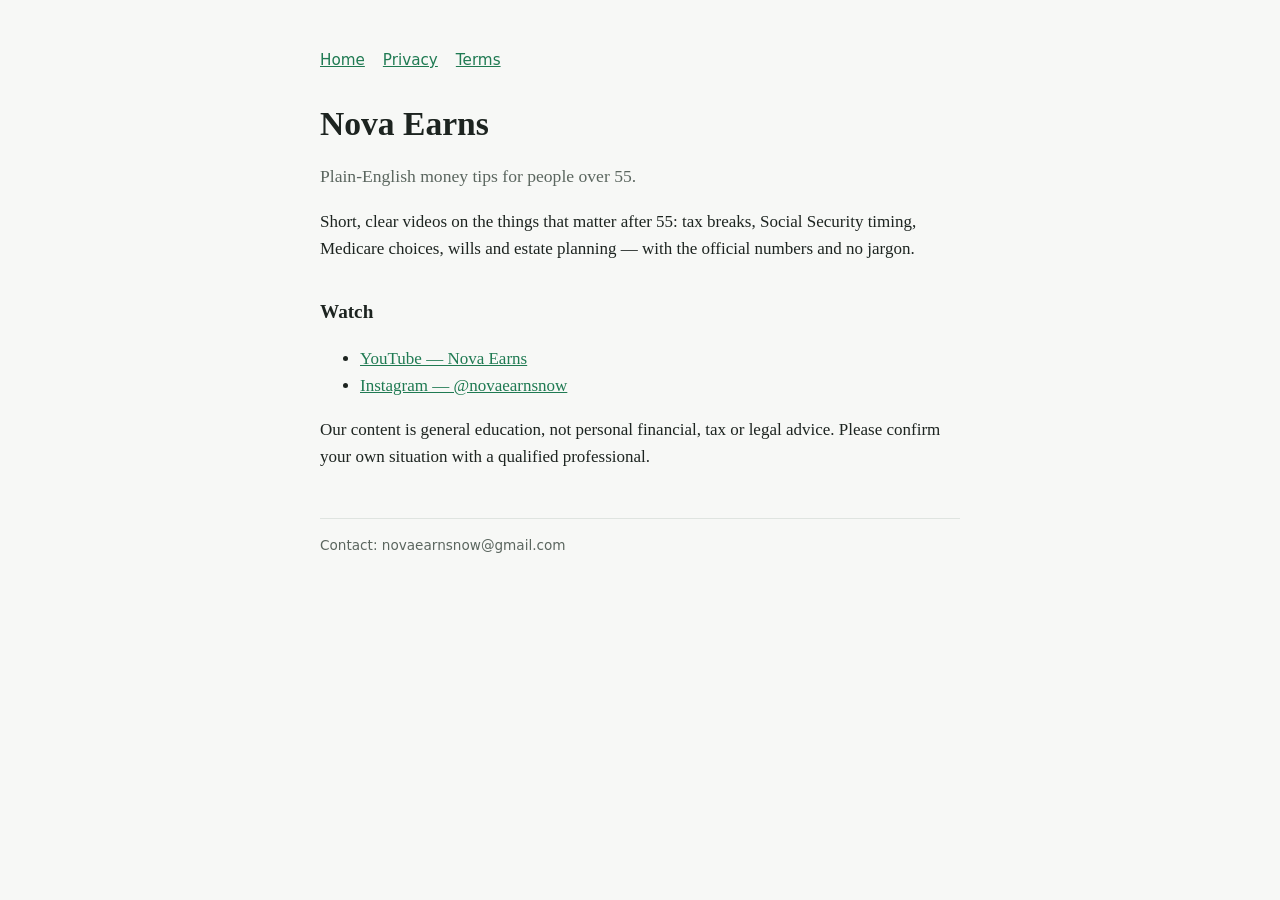
<file: index.html>
<!doctype html><html lang="en"><head><meta charset="utf-8"><meta name="viewport" content="width=device-width,initial-scale=1">
<title>Nova Earns</title><meta name="description" content="Plain-English money tips for people over 55: taxes, Social Security, Medicare and estate planning.">
<link rel="stylesheet" href="style.css"></head><body><main>
<nav><a href="./">Home</a><a href="privacy.html">Privacy</a><a href="terms.html">Terms</a></nav>
<h1>Nova Earns</h1>
<p class="lead">Plain-English money tips for people over 55.</p>
<p>Short, clear videos on the things that matter after 55: tax breaks, Social Security timing, Medicare choices, wills and estate planning — with the official numbers and no jargon.</p>
<h2>Watch</h2>
<ul><li><a href="https://www.youtube.com/channel/UC_LIXDm95o1kgRagA0PYEsw">YouTube — Nova Earns</a></li>
<li><a href="https://www.instagram.com/novaearnsnow/">Instagram — @novaearnsnow</a></li></ul>
<p>Our content is general education, not personal financial, tax or legal advice. Please confirm your own situation with a qualified professional.</p>
<footer>Contact: novaearnsnow@gmail.com</footer>
</main></body></html>
</file>
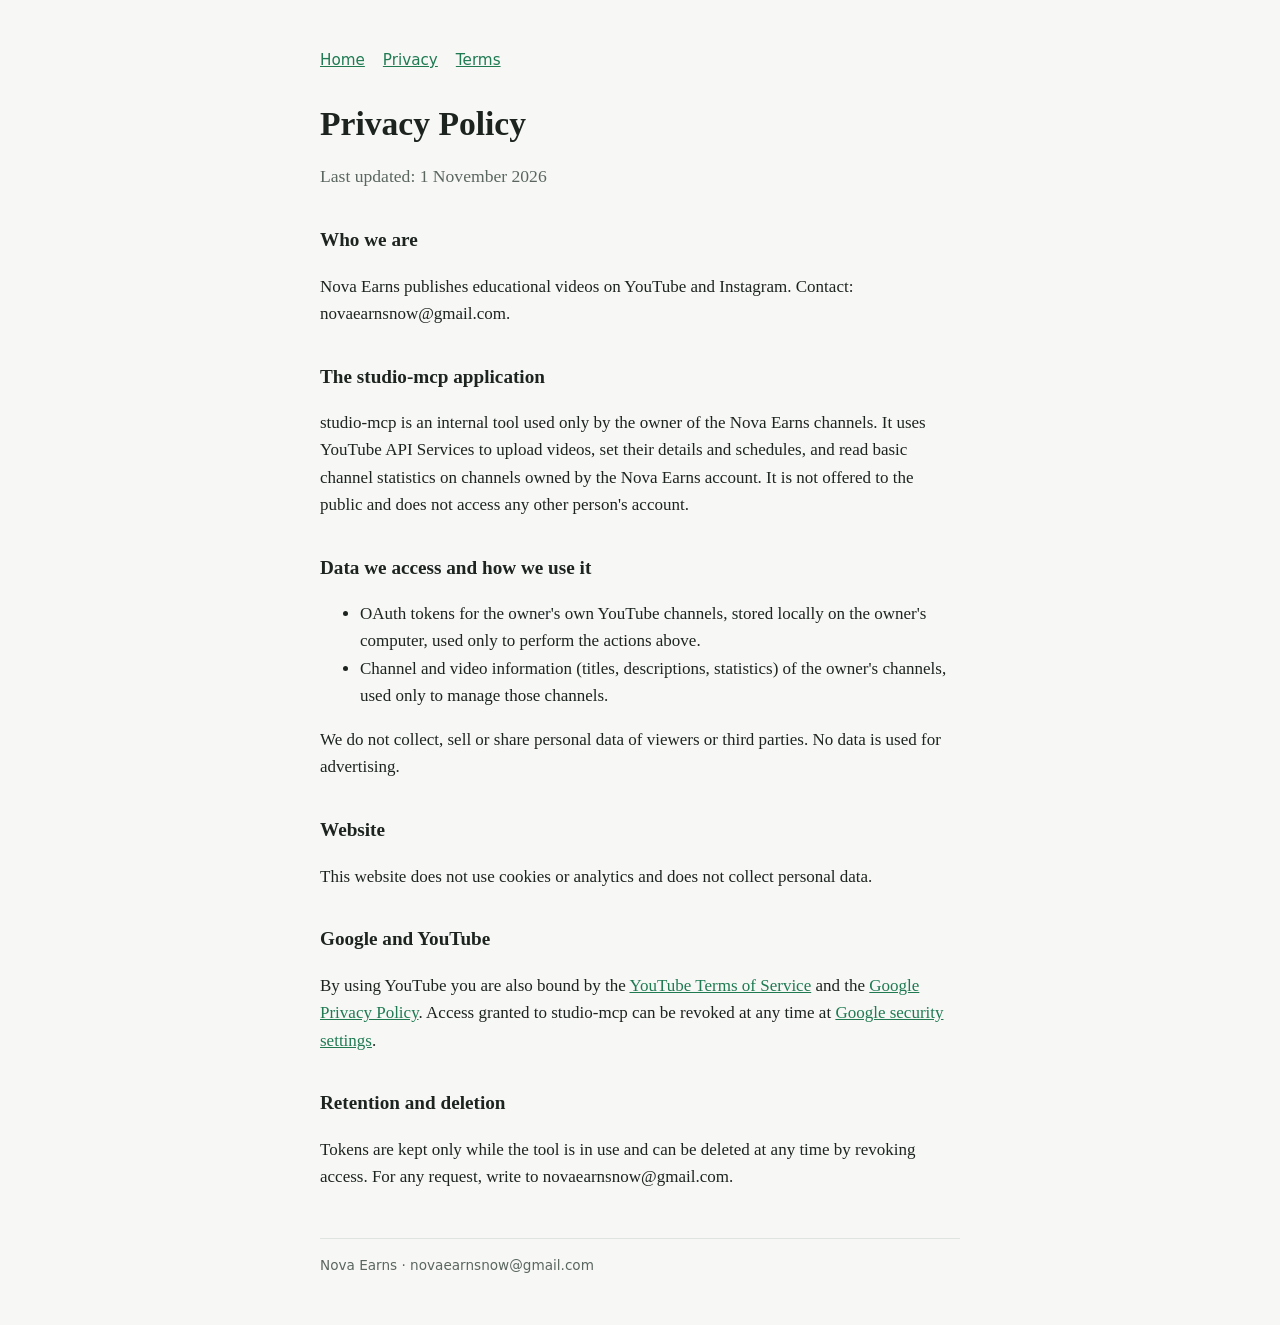
<file: privacy.html>
<!doctype html><html lang="en"><head><meta charset="utf-8"><meta name="viewport" content="width=device-width,initial-scale=1">
<title>Privacy Policy — Nova Earns</title><link rel="stylesheet" href="style.css"></head><body><main>
<nav><a href="./">Home</a><a href="privacy.html">Privacy</a><a href="terms.html">Terms</a></nav>
<h1>Privacy Policy</h1>
<p class="lead">Last updated: 1 November 2026</p>
<h2>Who we are</h2>
<p>Nova Earns publishes educational videos on YouTube and Instagram. Contact: novaearnsnow@gmail.com.</p>
<h2>The studio-mcp application</h2>
<p>studio-mcp is an internal tool used only by the owner of the Nova Earns channels. It uses YouTube API Services to upload videos, set their details and schedules, and read basic channel statistics on channels owned by the Nova Earns account. It is not offered to the public and does not access any other person's account.</p>
<h2>Data we access and how we use it</h2>
<ul><li>OAuth tokens for the owner's own YouTube channels, stored locally on the owner's computer, used only to perform the actions above.</li>
<li>Channel and video information (titles, descriptions, statistics) of the owner's channels, used only to manage those channels.</li></ul>
<p>We do not collect, sell or share personal data of viewers or third parties. No data is used for advertising.</p>
<h2>Website</h2>
<p>This website does not use cookies or analytics and does not collect personal data.</p>
<h2>Google and YouTube</h2>
<p>By using YouTube you are also bound by the <a href="https://www.youtube.com/t/terms">YouTube Terms of Service</a> and the <a href="https://policies.google.com/privacy">Google Privacy Policy</a>. Access granted to studio-mcp can be revoked at any time at <a href="https://myaccount.google.com/permissions">Google security settings</a>.</p>
<h2>Retention and deletion</h2>
<p>Tokens are kept only while the tool is in use and can be deleted at any time by revoking access. For any request, write to novaearnsnow@gmail.com.</p>
<footer>Nova Earns · novaearnsnow@gmail.com</footer>
</main></body></html>
</file>
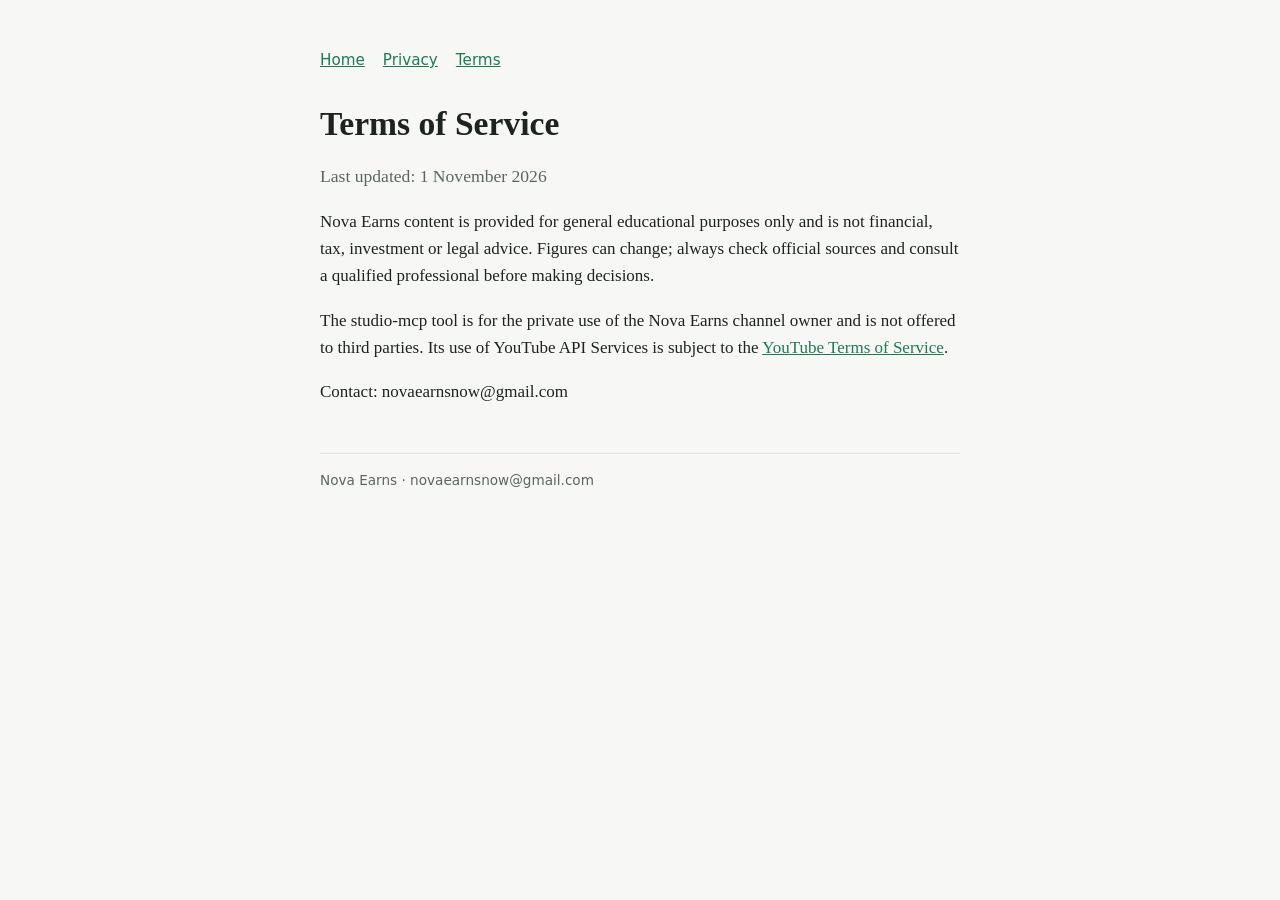
<file: terms.html>
<!doctype html><html lang="en"><head><meta charset="utf-8"><meta name="viewport" content="width=device-width,initial-scale=1">
<title>Terms of Service — Nova Earns</title><link rel="stylesheet" href="style.css"></head><body><main>
<nav><a href="./">Home</a><a href="privacy.html">Privacy</a><a href="terms.html">Terms</a></nav>
<h1>Terms of Service</h1>
<p class="lead">Last updated: 1 November 2026</p>
<p>Nova Earns content is provided for general educational purposes only and is not financial, tax, investment or legal advice. Figures can change; always check official sources and consult a qualified professional before making decisions.</p>
<p>The studio-mcp tool is for the private use of the Nova Earns channel owner and is not offered to third parties. Its use of YouTube API Services is subject to the <a href="https://www.youtube.com/t/terms">YouTube Terms of Service</a>.</p>
<p>Contact: novaearnsnow@gmail.com</p>
<footer>Nova Earns · novaearnsnow@gmail.com</footer>
</main></body></html>
</file>
<file: style.css>
:root{--bg:#f7f8f6;--fg:#1d2420;--muted:#5b665f;--accent:#1f7a52;--line:#dfe4e0}
@media (prefers-color-scheme:dark){:root{--bg:#121614;--fg:#e8ece9;--muted:#9aa59e;--accent:#5fc796;--line:#2a322d}}
body{margin:0;background:var(--bg);color:var(--fg);font:17px/1.6 Georgia,"Times New Roman",serif}
main{max-width:640px;margin:0 auto;padding:48px 20px}
h1{font-size:2.1rem;margin:0 0 .3em;line-height:1.2}
h2{font-size:1.2rem;margin:1.8em 0 .4em}
p,li{color:var(--fg)}
.lead{color:var(--muted);font-size:1.1rem}
a{color:var(--accent)}
nav{display:flex;gap:18px;margin-bottom:32px;font-family:system-ui,sans-serif;font-size:.95rem}
footer{margin-top:48px;padding-top:16px;border-top:1px solid var(--line);color:var(--muted);font-family:system-ui,sans-serif;font-size:.85rem}
</file>
